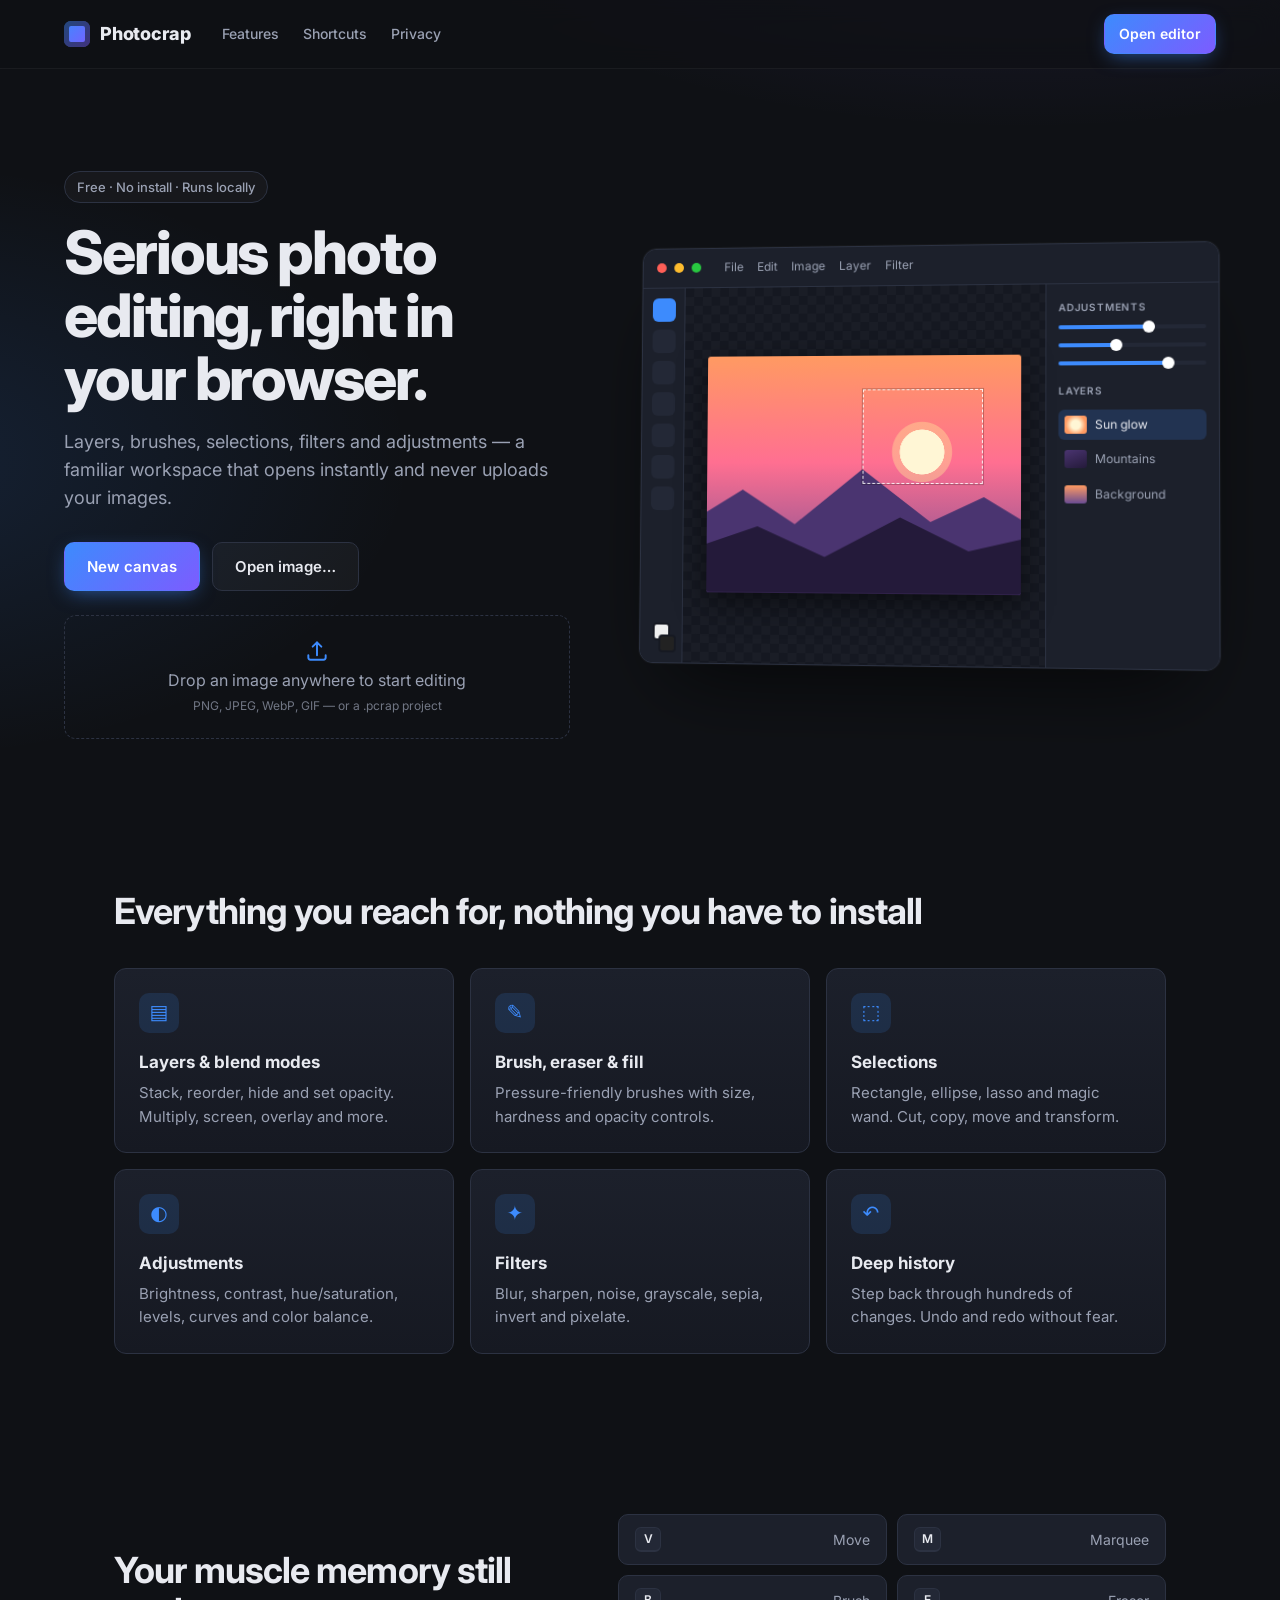
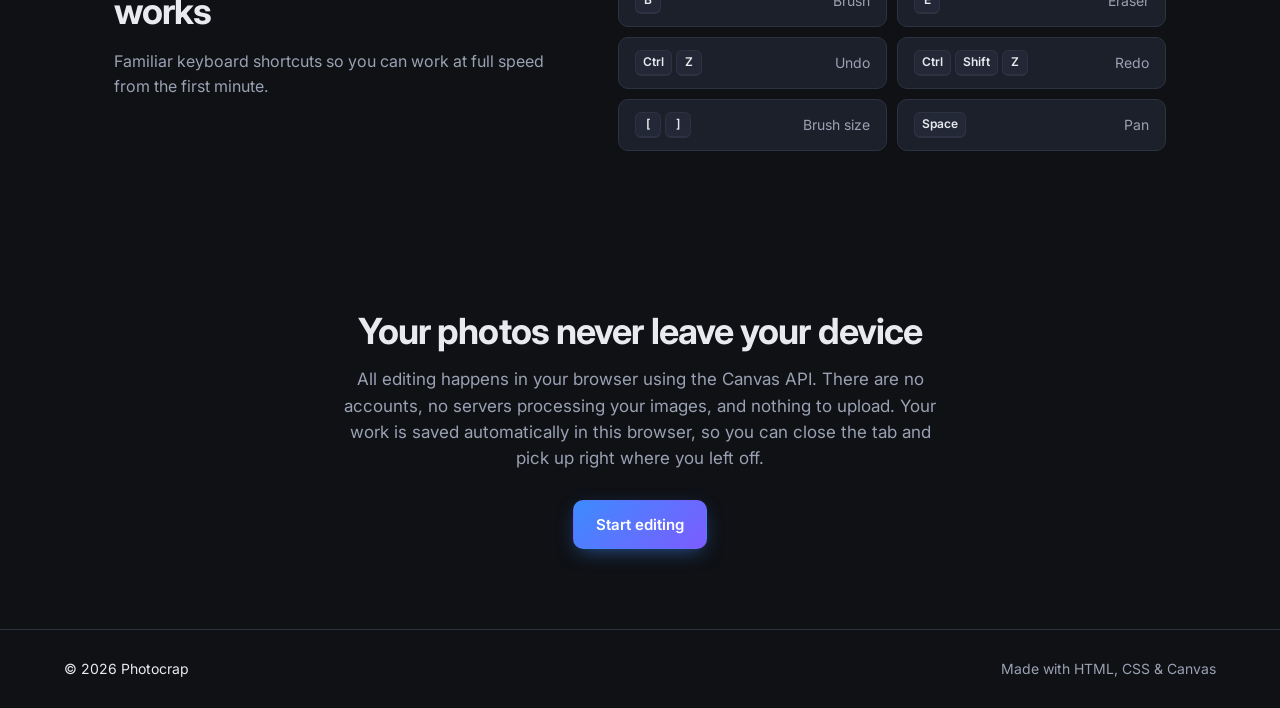
<file: index.html>
<!doctype html>
<html lang="en">
<head>
  <meta charset="utf-8">
  <meta name="viewport" content="width=device-width, initial-scale=1">
  <title>Photocrap — Photo editing in your browser</title>
  <meta name="description" content="A free, layer-based photo editor that runs entirely in your browser. No installs, no uploads.">
  <link rel="preconnect" href="https://fonts.googleapis.com">
  <link rel="preconnect" href="https://fonts.gstatic.com" crossorigin>
  <link href="https://fonts.googleapis.com/css2?family=Inter:wght@400;500;600;700;800&display=swap" rel="stylesheet">
  <link rel="stylesheet" href="css/tokens.css">
  <link rel="stylesheet" href="css/home.css">
</head>
<body>
  <header class="nav">
    <a class="brand" href="index.html">
      <span class="brand-mark" aria-hidden="true"></span>
      Photocrap
    </a>
    <nav class="nav-links">
      <a href="#features">Features</a>
      <a href="#shortcuts">Shortcuts</a>
      <a href="#privacy">Privacy</a>
    </nav>
    <a class="btn btn-primary btn-sm" href="editor.html">Open editor</a>
  </header>

  <main>
    <section class="hero">
      <div class="hero-copy">
        <p class="eyebrow">Free · No install · Runs locally</p>
        <h1>Serious photo editing, right in your browser.</h1>
        <p class="lede">Layers, brushes, selections, filters and adjustments — a familiar workspace that opens instantly and never uploads your images.</p>

        <a id="resume" class="resume" href="editor.html?resume=1" hidden>
          <img id="resume-thumb" alt="">
          <span class="resume-text">
            <strong>Continue where you left off</strong>
            <span id="resume-meta"></span>
          </span>
          <span class="resume-arrow" aria-hidden="true">→</span>
        </a>

        <div class="cta-row">
          <a class="btn btn-primary" href="editor.html?new=1">New canvas</a>
          <label class="btn btn-ghost" for="file-input">Open image…</label>
          <input id="file-input" type="file" accept="image/*,.pcrap" hidden>
        </div>

        <div id="dropzone" class="dropzone" tabindex="0">
          <svg viewBox="0 0 24 24" aria-hidden="true"><path d="M12 16V4m0 0-4 4m4-4 4 4M4 16v2a2 2 0 0 0 2 2h12a2 2 0 0 0 2-2v-2" fill="none" stroke="currentColor" stroke-width="1.8" stroke-linecap="round" stroke-linejoin="round"/></svg>
          <span>Drop an image anywhere to start editing</span>
          <small>PNG, JPEG, WebP, GIF — or a .pcrap project</small>
        </div>
      </div>

      <!-- Static mock of the editor workspace -->
      <div class="mock" aria-hidden="true">
        <div class="mock-menubar">
          <span class="dot r"></span><span class="dot y"></span><span class="dot g"></span>
          <span class="menu">File</span><span class="menu">Edit</span><span class="menu">Image</span><span class="menu">Layer</span><span class="menu">Filter</span>
        </div>
        <div class="mock-body">
          <div class="mock-tools">
            <i class="t active"></i><i class="t"></i><i class="t"></i><i class="t"></i><i class="t"></i><i class="t"></i><i class="t"></i>
            <i class="swatch fg"></i><i class="swatch bg"></i>
          </div>
          <div class="mock-canvas">
            <div class="photo">
              <div class="sun"></div>
              <div class="mtn back"></div>
              <div class="mtn front"></div>
              <div class="marquee"></div>
            </div>
          </div>
          <div class="mock-panels">
            <div class="panel-title">Adjustments</div>
            <div class="slider"><span style="--v:62%"></span></div>
            <div class="slider"><span style="--v:40%"></span></div>
            <div class="slider"><span style="--v:75%"></span></div>
            <div class="panel-title">Layers</div>
            <div class="layer active"><i class="thumb a"></i>Sun glow</div>
            <div class="layer"><i class="thumb b"></i>Mountains</div>
            <div class="layer"><i class="thumb c"></i>Background</div>
          </div>
        </div>
      </div>
    </section>

    <section id="features" class="section">
      <h2>Everything you reach for, nothing you have to install</h2>
      <div class="features">
        <article class="feature">
          <div class="icon">▤</div>
          <h3>Layers & blend modes</h3>
          <p>Stack, reorder, hide and set opacity. Multiply, screen, overlay and more.</p>
        </article>
        <article class="feature">
          <div class="icon">✎</div>
          <h3>Brush, eraser & fill</h3>
          <p>Pressure-friendly brushes with size, hardness and opacity controls.</p>
        </article>
        <article class="feature">
          <div class="icon">⬚</div>
          <h3>Selections</h3>
          <p>Rectangle, ellipse, lasso and magic wand. Cut, copy, move and transform.</p>
        </article>
        <article class="feature">
          <div class="icon">◐</div>
          <h3>Adjustments</h3>
          <p>Brightness, contrast, hue/saturation, levels, curves and color balance.</p>
        </article>
        <article class="feature">
          <div class="icon">✦</div>
          <h3>Filters</h3>
          <p>Blur, sharpen, noise, grayscale, sepia, invert and pixelate.</p>
        </article>
        <article class="feature">
          <div class="icon">↶</div>
          <h3>Deep history</h3>
          <p>Step back through hundreds of changes. Undo and redo without fear.</p>
        </article>
      </div>
    </section>

    <section id="shortcuts" class="section split">
      <div>
        <h2>Your muscle memory still works</h2>
        <p class="muted">Familiar keyboard shortcuts so you can work at full speed from the first minute.</p>
      </div>
      <dl class="keys">
        <div><dt><kbd>V</kbd></dt><dd>Move</dd></div>
        <div><dt><kbd>M</kbd></dt><dd>Marquee</dd></div>
        <div><dt><kbd>B</kbd></dt><dd>Brush</dd></div>
        <div><dt><kbd>E</kbd></dt><dd>Eraser</dd></div>
        <div><dt><kbd>Ctrl</kbd><kbd>Z</kbd></dt><dd>Undo</dd></div>
        <div><dt><kbd>Ctrl</kbd><kbd>Shift</kbd><kbd>Z</kbd></dt><dd>Redo</dd></div>
        <div><dt><kbd>[</kbd> <kbd>]</kbd></dt><dd>Brush size</dd></div>
        <div><dt><kbd>Space</kbd></dt><dd>Pan</dd></div>
      </dl>
    </section>

    <section id="privacy" class="section privacy">
      <h2>Your photos never leave your device</h2>
      <p class="muted">All editing happens in your browser using the Canvas API. There are no accounts, no servers processing your images, and nothing to upload. Your work is saved automatically in this browser, so you can close the tab and pick up right where you left off.</p>
      <a class="btn btn-primary" href="editor.html">Start editing</a>
    </section>
  </main>

  <footer class="footer">
    <span>© <span id="year"></span> Photocrap</span>
    <span class="muted">Made with HTML, CSS & Canvas</span>
  </footer>

  <div id="drop-overlay" class="drop-overlay" hidden>Drop to open in the editor</div>

  <script type="module" src="js/home.js"></script>
</body>
</html>
</file>
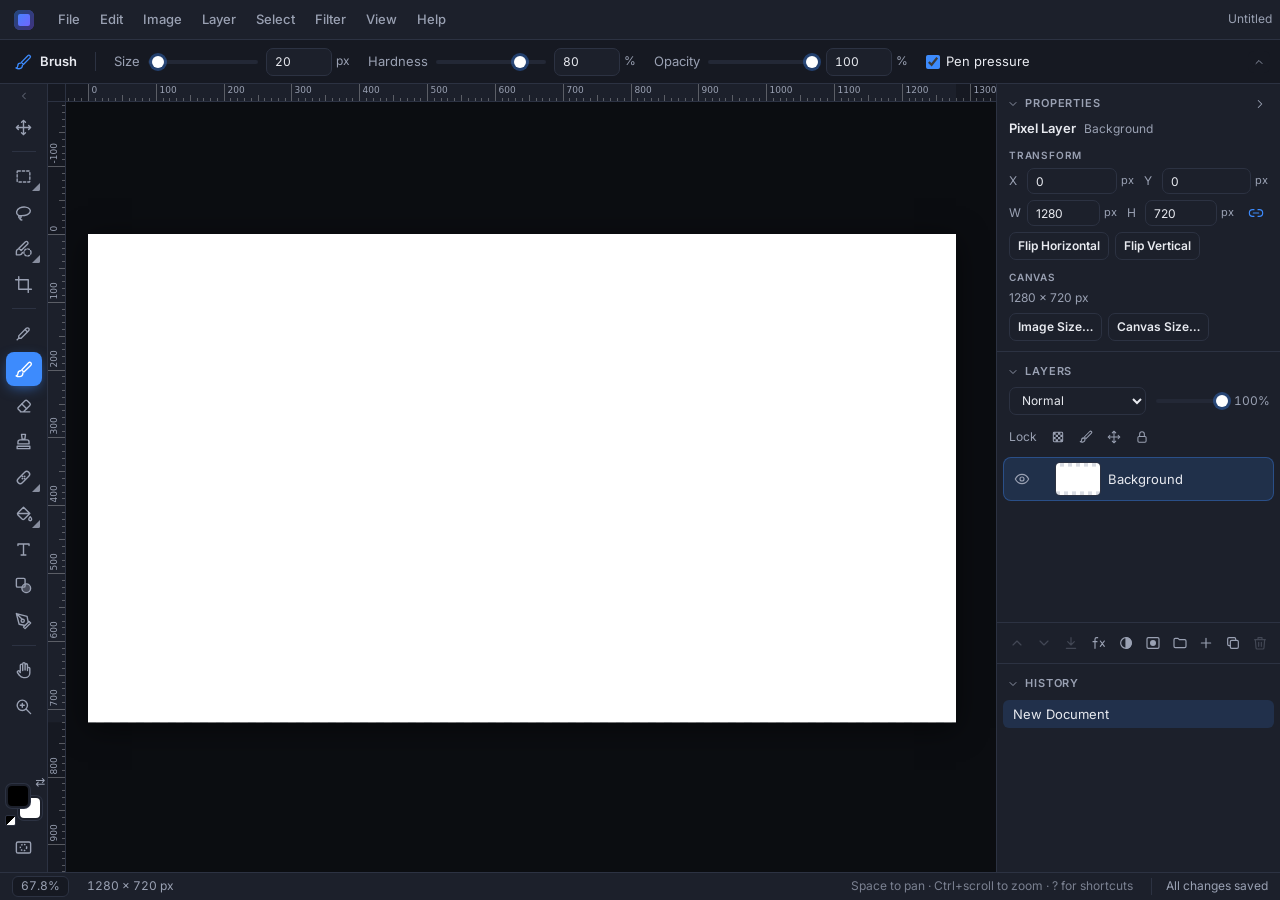
<file: editor.html>
<!doctype html>
<html lang="en">
<head>
  <meta charset="utf-8">
  <meta name="viewport" content="width=device-width, initial-scale=1">
  <title>Photocrap Editor</title>
  <link rel="preconnect" href="https://fonts.googleapis.com">
  <link rel="preconnect" href="https://fonts.gstatic.com" crossorigin>
  <link href="https://fonts.googleapis.com/css2?family=Inter:wght@400;500;600;700;800&display=swap" rel="stylesheet">
  <link rel="stylesheet" href="css/tokens.css">
  <link rel="stylesheet" href="css/editor.css">
</head>
<body class="editor">
  <div class="app">
  <header class="menubar">
    <a class="brand" href="index.html" title="Photocrap home"><span class="brand-mark" aria-hidden="true"></span></a>
    <nav class="menus" id="menus" aria-label="Menu"></nav>
    <div class="menubar-right">
      <span class="doc-name" id="doc-name"></span>
      <button class="icon-btn panels-toggle" id="toggle-panels" type="button" title="Toggle panels" aria-label="Toggle panels">
        <svg viewBox="0 0 24 24" fill="none" stroke="currentColor" stroke-width="1.75" stroke-linecap="round" stroke-linejoin="round"><rect x="3" y="4" width="18" height="16" rx="2"/><path d="M15 4v16"/></svg>
      </button>
    </div>
  </header>

  <div class="optionsbar" id="optionsbar"></div>

  <div class="main">
    <aside class="toolbar" id="toolbar" aria-label="Tools"></aside>
    <div class="workspace" id="workspace">
      <canvas id="view"></canvas>
    </div>
    <aside class="panels" id="panels">
      <section class="panel panel-properties" id="properties-panel" aria-label="Properties"></section>
      <section class="panel panel-layers" id="layers-panel" aria-label="Layers"></section>
      <section class="panel panel-history" id="history-panel" aria-label="History"></section>
    </aside>
  </div>

  <footer class="statusbar" id="statusbar"></footer>
  </div>

  <div class="toasts" id="toasts" aria-live="polite"></div>

  <script type="module" src="js/editor/main.js"></script>
</body>
</html>
</file>
<file: css/tokens.css>
/* Design tokens shared by every Photocrap page. */
:root {
  --bg: #0f1115;
  --bg-2: #161922;
  --panel: #1c202b;
  --panel-2: #232836;
  --border: #2c3242;
  --text: #e8eaf0;
  --muted: #9aa1b3;
  --accent: #3d8bfd;
  --accent-2: #7c5cff;
  --workspace: #0b0d11;
  --radius: 12px;
  font-family: "Inter", system-ui, -apple-system, "Segoe UI", sans-serif;
  color-scheme: dark;
}

* { box-sizing: border-box; }

[hidden] { display: none !important; }
</file>
<file: css/home.css>
html { scroll-behavior: smooth; }

body {
  margin: 0;
  background:
    radial-gradient(1200px 600px at 80% -10%, rgba(124, 92, 255, .18), transparent 60%),
    radial-gradient(900px 500px at -10% 20%, rgba(61, 139, 253, .14), transparent 60%),
    var(--bg);
  color: var(--text);
  line-height: 1.55;
  -webkit-font-smoothing: antialiased;
}

a { color: inherit; text-decoration: none; }

.muted { color: var(--muted); }

/* ---------- Nav ---------- */
.nav {
  position: sticky;
  top: 0;
  z-index: 10;
  display: flex;
  align-items: center;
  gap: 32px;
  padding: 14px clamp(16px, 5vw, 64px);
  background: rgba(15, 17, 21, .75);
  backdrop-filter: blur(12px);
  border-bottom: 1px solid rgba(255, 255, 255, .05);
}

.brand {
  display: flex;
  align-items: center;
  gap: 10px;
  font-weight: 800;
  font-size: 18px;
  letter-spacing: -.01em;
}

.brand-mark {
  width: 26px;
  height: 26px;
  border-radius: 7px;
  background: linear-gradient(135deg, var(--accent), var(--accent-2));
  box-shadow: inset 0 0 0 5px rgba(15, 17, 21, .55);
}

.nav-links { display: flex; gap: 24px; margin-right: auto; }
.nav-links a { color: var(--muted); font-size: 14px; font-weight: 500; }
.nav-links a:hover { color: var(--text); }

/* ---------- Buttons ---------- */
.btn {
  display: inline-flex;
  align-items: center;
  justify-content: center;
  padding: 12px 22px;
  border-radius: 10px;
  font: inherit;
  font-weight: 600;
  font-size: 15px;
  cursor: pointer;
  border: 1px solid transparent;
  transition: transform .12s ease, background .15s ease, border-color .15s ease;
}
.btn:active { transform: translateY(1px); }
.btn-sm { padding: 8px 14px; font-size: 14px; }

.btn-primary {
  background: linear-gradient(135deg, var(--accent), var(--accent-2));
  color: #fff;
  box-shadow: 0 6px 20px -6px rgba(61, 139, 253, .6);
}
.btn-primary:hover { filter: brightness(1.08); }

.btn-ghost {
  background: rgba(255, 255, 255, .04);
  border-color: var(--border);
  color: var(--text);
}
.btn-ghost:hover { background: rgba(255, 255, 255, .08); }

/* ---------- Hero ---------- */
.hero {
  display: grid;
  grid-template-columns: minmax(0, 1fr) minmax(0, 1.15fr);
  gap: clamp(32px, 5vw, 72px);
  align-items: center;
  padding: clamp(48px, 8vw, 110px) clamp(16px, 5vw, 64px) 72px;
  max-width: 1320px;
  margin: 0 auto;
}

.eyebrow {
  display: inline-block;
  margin: 0 0 18px;
  padding: 5px 12px;
  border-radius: 999px;
  border: 1px solid var(--border);
  background: rgba(255, 255, 255, .03);
  color: var(--muted);
  font-size: 13px;
  font-weight: 500;
}

h1 {
  margin: 0 0 18px;
  font-size: clamp(36px, 5vw, 60px);
  line-height: 1.05;
  letter-spacing: -.035em;
  font-weight: 800;
  text-wrap: balance;
}

.lede {
  margin: 0 0 30px;
  max-width: 34em;
  color: var(--muted);
  font-size: 18px;
}

.cta-row { display: flex; flex-wrap: wrap; gap: 12px; margin-bottom: 24px; }

.resume {
  display: flex;
  align-items: center;
  gap: 14px;
  max-width: 460px;
  margin-bottom: 22px;
  padding: 10px 16px 10px 10px;
  border: 1px solid var(--border);
  border-radius: var(--radius);
  background: linear-gradient(180deg, var(--panel), var(--bg-2));
  transition: border-color .15s ease, transform .15s ease;
}
.resume:hover { border-color: var(--accent); transform: translateY(-1px); }
.resume img {
  flex: none;
  width: 72px; height: 54px;
  border-radius: 7px;
  object-fit: cover;
  background: var(--panel-2);
}
.resume-text { display: grid; gap: 2px; min-width: 0; }
.resume-text strong { font-size: 15px; }
.resume-text span { color: var(--muted); font-size: 13px; white-space: nowrap; overflow: hidden; text-overflow: ellipsis; }
.resume-arrow { margin-left: auto; color: var(--accent); font-size: 20px; }

.dropzone {
  display: grid;
  justify-items: center;
  gap: 4px;
  padding: 22px;
  border: 1.5px dashed var(--border);
  border-radius: var(--radius);
  color: var(--muted);
  text-align: center;
  cursor: pointer;
  transition: border-color .15s ease, background .15s ease;
}
.dropzone svg { width: 26px; height: 26px; color: var(--accent); }
.dropzone small { font-size: 12px; opacity: .7; }
.dropzone:hover, .dropzone:focus-visible {
  border-color: var(--accent);
  background: rgba(61, 139, 253, .05);
  outline: none;
}

/* ---------- Editor mock ---------- */
.mock {
  border-radius: 14px;
  overflow: hidden;
  background: var(--bg-2);
  border: 1px solid var(--border);
  box-shadow: 0 40px 80px -30px rgba(0, 0, 0, .7), 0 0 0 1px rgba(255, 255, 255, .03);
  transform: perspective(1600px) rotateY(-6deg) rotateX(2deg);
}

.mock-menubar {
  display: flex;
  align-items: center;
  gap: 14px;
  padding: 10px 14px;
  background: var(--panel);
  border-bottom: 1px solid var(--border);
  font-size: 12px;
  color: var(--muted);
}
.dot { width: 10px; height: 10px; border-radius: 50%; margin-right: -6px; }
.dot.r { background: #ff5f57; } .dot.y { background: #febc2e; } .dot.g { background: #28c840; margin-right: 10px; }

.mock-body {
  display: grid;
  grid-template-columns: 44px 1fr 170px;
  height: 380px;
}

.mock-tools {
  display: flex;
  flex-direction: column;
  align-items: center;
  gap: 8px;
  padding: 10px 0;
  background: var(--panel);
  border-right: 1px solid var(--border);
}
.mock-tools .t { width: 24px; height: 24px; border-radius: 6px; background: var(--panel-2); }
.mock-tools .t.active { background: var(--accent); }
.mock-tools .swatch { width: 18px; height: 18px; border-radius: 4px; border: 2px solid var(--bg-2); }
.mock-tools .fg { margin-top: auto; background: #f0f0f0; }
.mock-tools .bg { background: #222; margin-top: -14px; margin-left: 12px; }

.mock-canvas {
  display: grid;
  place-items: center;
  padding: 24px;
  background:
    repeating-conic-gradient(#1a1d26 0% 25%, #151821 0% 50%) 0 0 / 18px 18px;
}

.photo {
  position: relative;
  width: 100%;
  aspect-ratio: 4 / 3;
  border-radius: 3px;
  overflow: hidden;
  background: linear-gradient(180deg, #ff9a62 0%, #ff6f91 45%, #6a4c93 100%);
  box-shadow: 0 10px 30px rgba(0, 0, 0, .5);
}
.sun {
  position: absolute;
  left: 58%; top: 26%;
  width: 22%; aspect-ratio: 1;
  border-radius: 50%;
  background: radial-gradient(circle, #fff6d5 0 45%, rgba(255, 220, 150, .45) 46% 60%, transparent 62%);
}
.mtn { position: absolute; left: -10%; right: -10%; bottom: 0; }
.mtn.back {
  height: 58%;
  background: #4a3470;
  clip-path: polygon(0 100%, 0 55%, 18% 25%, 32% 50%, 50% 10%, 68% 48%, 82% 30%, 100% 60%, 100% 100%);
}
.mtn.front {
  height: 40%;
  background: #241a3a;
  clip-path: polygon(0 100%, 0 60%, 22% 30%, 40% 62%, 60% 20%, 78% 55%, 100% 35%, 100% 100%);
}
.marquee {
  position: absolute;
  left: 50%; top: 14%;
  width: 38%; height: 40%;
  border: 1.5px dashed rgba(255, 255, 255, .9);
  animation: ants 1s linear infinite;
  box-shadow: 0 0 0 1px rgba(0, 0, 0, .25);
}
@keyframes ants { 50% { border-color: rgba(0, 0, 0, .6); } }

.mock-panels {
  padding: 12px;
  background: var(--panel);
  border-left: 1px solid var(--border);
  font-size: 12px;
}
.panel-title {
  margin: 4px 0 10px;
  color: var(--muted);
  font-size: 10px;
  font-weight: 600;
  text-transform: uppercase;
  letter-spacing: .08em;
}
.panel-title:not(:first-child) { margin-top: 18px; }
.slider { height: 4px; margin-bottom: 14px; border-radius: 2px; background: var(--panel-2); }
.slider span {
  display: block;
  position: relative;
  width: var(--v);
  height: 100%;
  border-radius: inherit;
  background: var(--accent);
}
.slider span::after {
  content: "";
  position: absolute;
  right: -5px; top: -4px;
  width: 12px; height: 12px;
  border-radius: 50%;
  background: #fff;
}
.layer {
  display: flex;
  align-items: center;
  gap: 8px;
  padding: 6px;
  margin-bottom: 4px;
  border-radius: 6px;
  color: var(--muted);
}
.layer.active { background: rgba(61, 139, 253, .18); color: var(--text); }
.thumb { width: 22px; height: 18px; border-radius: 3px; flex: none; }
.thumb.a { background: radial-gradient(circle, #fff6d5 30%, #ff9a62 70%); }
.thumb.b { background: linear-gradient(160deg, #4a3470, #241a3a); }
.thumb.c { background: linear-gradient(180deg, #ff9a62, #6a4c93); }

/* ---------- Sections ---------- */
.section {
  max-width: 1180px;
  margin: 0 auto;
  padding: 80px clamp(16px, 5vw, 64px);
}

h2 {
  margin: 0 0 14px;
  font-size: clamp(26px, 3vw, 36px);
  letter-spacing: -.025em;
  line-height: 1.15;
}

.features {
  display: grid;
  grid-template-columns: repeat(auto-fill, minmax(280px, 1fr));
  gap: 16px;
  margin-top: 36px;
}
.feature {
  padding: 24px;
  border-radius: var(--radius);
  background: linear-gradient(180deg, var(--panel), var(--bg-2));
  border: 1px solid var(--border);
  transition: border-color .15s ease, transform .15s ease;
}
.feature:hover { border-color: #3a4258; transform: translateY(-2px); }
.feature .icon {
  display: grid;
  place-items: center;
  width: 40px; height: 40px;
  margin-bottom: 16px;
  border-radius: 10px;
  background: rgba(61, 139, 253, .14);
  color: var(--accent);
  font-size: 20px;
}
.feature h3 { margin: 0 0 6px; font-size: 17px; }
.feature p { margin: 0; color: var(--muted); font-size: 15px; }

.split {
  display: grid;
  grid-template-columns: 1fr 1.2fr;
  gap: 48px;
  align-items: center;
}

.keys {
  display: grid;
  grid-template-columns: repeat(2, 1fr);
  gap: 10px;
  margin: 0;
}
.keys > div {
  display: flex;
  align-items: center;
  justify-content: space-between;
  padding: 12px 16px;
  border-radius: 10px;
  background: var(--panel);
  border: 1px solid var(--border);
}
.keys dt { display: flex; gap: 4px; }
.keys dd { margin: 0; color: var(--muted); font-size: 14px; }
kbd {
  min-width: 26px;
  padding: 3px 7px;
  border-radius: 6px;
  background: var(--panel-2);
  border: 1px solid var(--border);
  border-bottom-width: 2px;
  font: 600 12px/1.4 "Inter", sans-serif;
  text-align: center;
}

.privacy {
  text-align: center;
  max-width: 720px;
}
.privacy p { margin: 0 auto 28px; font-size: 17px; }

.footer {
  display: flex;
  justify-content: space-between;
  flex-wrap: wrap;
  gap: 12px;
  padding: 28px clamp(16px, 5vw, 64px);
  border-top: 1px solid var(--border);
  font-size: 14px;
}

/* ---------- Full-page drop overlay ---------- */
.drop-overlay {
  position: fixed;
  inset: 0;
  z-index: 100;
  display: grid;
  place-items: center;
  background: rgba(15, 17, 21, .85);
  border: 3px dashed var(--accent);
  font-size: 24px;
  font-weight: 700;
}
.drop-overlay[hidden] { display: none; }

/* ---------- Responsive ---------- */
@media (max-width: 960px) {
  .hero, .split { grid-template-columns: 1fr; }
  .mock { transform: none; }
}

@media (max-width: 640px) {
  .nav { gap: 16px; }
  .nav-links { display: none; }
  .brand { margin-right: auto; }
  .mock-body { grid-template-columns: 36px 1fr; height: 260px; }
  .mock-panels { display: none; }
  .keys { grid-template-columns: 1fr; }
}
</file>
<file: css/editor.css>
html, body.editor { height: 100%; overflow: hidden; }

body.editor {
  margin: 0;
  overflow: hidden;
  background: var(--bg);
  color: var(--text);
  font-size: 13px;
  line-height: 1.4;
  user-select: none;
  -webkit-user-select: none;
  -webkit-font-smoothing: antialiased;
}

/* The editor fills the window on its own layer rather than laying out
   <body> directly: browser extensions often inject elements into <body>,
   and those would otherwise take a grid row and shove everything down. */
.app {
  position: fixed;
  inset: 0;
  display: grid;
  grid-template-rows: 40px var(--options-h, 44px) minmax(0, 1fr) 28px;
  overflow: hidden;
}
.app > .menubar { grid-row: 1; }
.app > .optionsbar { grid-row: 2; }
.app > .main { grid-row: 3; }
.app > .statusbar { grid-row: 4; }

button { font: inherit; color: inherit; }
svg { display: block; }
.spacer { flex: 1; }

/* ---------- Form controls ---------- */
input[type="number"], input[type="text"], select {
  height: 28px;
  padding: 0 8px;
  border: 1px solid var(--border);
  border-radius: 7px;
  background: var(--panel);
  color: var(--text);
  font: inherit;
  font-size: 12px;
}
input[type="number"]:focus, input[type="text"]:focus, select:focus {
  outline: none;
  border-color: var(--accent);
  box-shadow: 0 0 0 3px rgba(61, 139, 253, .2);
}
input.num { width: 58px; padding-right: 2px; font-variant-numeric: tabular-nums; }
input[type="checkbox"] { accent-color: var(--accent); width: 14px; height: 14px; margin: 0; }

input[type="range"] {
  -webkit-appearance: none;
  appearance: none;
  height: 16px;
  margin: 0;
  background: transparent;
  cursor: pointer;
}
input[type="range"]::-webkit-slider-runnable-track { height: 4px; border-radius: 2px; background: var(--panel-2); }
input[type="range"]::-moz-range-track { height: 4px; border-radius: 2px; background: var(--panel-2); }
input[type="range"]::-moz-range-progress { height: 4px; border-radius: 2px; background: var(--accent); }
input[type="range"]::-webkit-slider-thumb {
  -webkit-appearance: none;
  width: 12px; height: 12px;
  margin-top: -4px;
  border-radius: 50%;
  background: #fff;
  box-shadow: 0 0 0 3px rgba(61, 139, 253, .35);
}
input[type="range"]::-moz-range-thumb {
  width: 12px; height: 12px;
  border: 0;
  border-radius: 50%;
  background: #fff;
  box-shadow: 0 0 0 3px rgba(61, 139, 253, .35);
}
input[type="range"]:focus { outline: none; }
input[type="range"]:focus-visible::-webkit-slider-thumb { box-shadow: 0 0 0 4px rgba(61, 139, 253, .6); }

.num-wrap { display: inline-flex; align-items: center; gap: 4px; }
.unit { color: var(--muted); font-size: 12px; }

.btn-s {
  height: 28px;
  padding: 0 12px;
  border: 1px solid var(--border);
  border-radius: 7px;
  background: var(--panel);
  font-weight: 600;
  font-size: 12px;
  cursor: pointer;
  white-space: nowrap;
}
.btn-s:hover { background: var(--panel-2); }
.btn-s.primary {
  border-color: transparent;
  background: linear-gradient(135deg, var(--accent), var(--accent-2));
  color: #fff;
}
.btn-s.primary:hover { filter: brightness(1.08); }

.icon-btn {
  display: grid;
  place-items: center;
  width: 28px; height: 28px;
  padding: 0;
  border: 0;
  border-radius: 7px;
  background: none;
  color: var(--muted);
  cursor: pointer;
}
.icon-btn svg { width: 16px; height: 16px; }
.icon-btn:hover { background: var(--panel-2); color: var(--text); }
.icon-btn:disabled { opacity: .3; pointer-events: none; }

/* ---------- Menubar ---------- */
.menubar {
  display: flex;
  align-items: center;
  gap: 4px;
  padding: 0 8px;
  background: var(--panel);
  border-bottom: 1px solid var(--border);
  min-width: 0;
}
.brand { display: grid; place-items: center; width: 32px; height: 32px; margin-right: 4px; border-radius: 8px; flex: none; }
.brand:hover { background: var(--panel-2); }
.brand-mark {
  width: 20px; height: 20px;
  border-radius: 6px;
  background: linear-gradient(135deg, var(--accent), var(--accent-2));
  box-shadow: inset 0 0 0 4px rgba(15, 17, 21, .55);
}
.menus { display: flex; min-width: 0; overflow-x: auto; scrollbar-width: none; }
.menu-title {
  padding: 5px 10px;
  border: 0;
  border-radius: 6px;
  background: none;
  color: var(--muted);
  font-weight: 500;
  cursor: default;
  white-space: nowrap;
}
.menu-title:hover, .menu.open .menu-title { background: var(--panel-2); color: var(--text); }
.menu-dropdown {
  display: none;
  position: fixed;
  z-index: 60;
  min-width: 260px;
  max-height: calc(100vh - 60px);
  overflow-y: auto;
  padding: 6px;
  background: var(--panel);
  border: 1px solid var(--border);
  border-radius: 10px;
  box-shadow: 0 18px 48px rgba(0, 0, 0, .55);
}
.menu.open .menu-dropdown { display: block; }
.menu-item {
  display: flex;
  justify-content: space-between;
  gap: 28px;
  width: 100%;
  padding: 6px 10px;
  border: 0;
  border-radius: 6px;
  background: none;
  text-align: left;
  cursor: default;
}
.menu-item:hover:not(:disabled) { background: var(--accent); color: #fff; }
.menu-item:disabled { opacity: .38; }
.menu-item .shortcut { color: var(--muted); font-size: 12px; }
.menu-item:hover:not(:disabled) .shortcut { color: rgba(255, 255, 255, .8); }
.menu-sep { height: 1px; margin: 5px 6px; background: var(--border); }
.menu-heading {
  padding: 6px 10px 3px;
  color: var(--muted);
  font-size: 10px;
  font-weight: 600;
  letter-spacing: .08em;
  text-transform: uppercase;
}
.menubar-right { display: flex; align-items: center; gap: 8px; margin-left: auto; padding-left: 12px; min-width: 0; }
.doc-name { color: var(--muted); font-size: 12px; white-space: nowrap; overflow: hidden; text-overflow: ellipsis; }
.panels-toggle { display: none; }

/* ---------- Options bar ---------- */
.optionsbar {
  display: flex;
  align-items: center;
  gap: 18px;
  padding: 0 14px;
  background: var(--bg-2);
  border-bottom: 1px solid var(--border);
  overflow-x: auto;
  white-space: nowrap;
  scrollbar-width: thin;
}
.opt-tool {
  display: flex;
  align-items: center;
  gap: 8px;
  padding-right: 18px;
  border-right: 1px solid var(--border);
  font-weight: 600;
  flex: none;
}
.opt-tool svg { width: 18px; height: 18px; color: var(--accent); }
.opt { display: flex; align-items: center; gap: 8px; color: var(--muted); flex: none; }
.opt input[type="range"] { width: 110px; }
.opt input.num { width: 66px; }
.opt-check { color: var(--text); gap: 6px; cursor: pointer; }
.opt-hint { color: var(--muted); font-size: 12px; opacity: .8; }
.segmented {
  display: flex;
  padding: 2px;
  border: 1px solid var(--border);
  border-radius: 8px;
  background: var(--panel);
  flex: none;
}
.segmented button {
  padding: 3px 10px;
  border: 0;
  border-radius: 6px;
  background: none;
  color: var(--muted);
  font-size: 12px;
  cursor: pointer;
}
.segmented button:hover { color: var(--text); }
.segmented button.on { background: var(--panel-2); color: var(--text); box-shadow: 0 1px 2px rgba(0, 0, 0, .3); }
.segmented.icons button { display: grid; place-items: center; padding: 3px 6px; }
.segmented.icons svg { width: 16px; height: 16px; }

/* ---------- Main area ---------- */
.main {
  position: relative;
  overflow: hidden;
  display: grid;
  grid-template-columns: var(--toolbar-w, 48px) minmax(0, 1fr) var(--panels-w, 284px);
  min-height: 0;
}

.toolbar {
  display: flex;
  flex-direction: column;
  align-items: center;
  gap: 2px;
  padding: 8px 0;
  background: var(--panel);
  border-right: 1px solid var(--border);
  overflow-y: auto;
  scrollbar-width: none;
}
.tool-btn {
  display: grid;
  place-items: center;
  flex: none;
  width: 36px; height: 34px;
  padding: 0;
  border: 0;
  border-radius: 8px;
  background: none;
  color: var(--muted);
  cursor: pointer;
}
.tool-btn svg { width: 19px; height: 19px; }
/* Buttons that hold more tools get a small corner triangle. */
.tool-btn { position: relative; }
.tool-btn.has-more::after {
  content: "";
  position: absolute;
  right: 2px; bottom: 2px;
  border: 4px solid transparent;
  border-right-color: currentColor;
  border-bottom-color: currentColor;
  border-bottom-right-radius: 2px;
  opacity: .85;
}
.tool-btn.has-more:hover::after { color: var(--accent); opacity: 1; }
.tool-btn.has-more.active::after { color: #fff; }
.tool-tip-more { margin: 6px 0 0; padding-top: 6px; border-top: 1px solid var(--border); color: var(--text); font-size: 12px; }
.tool-tip-more-label { color: var(--muted); }
.tool-flyout { min-width: 210px; }
.tool-flyout .menu-item { align-items: center; justify-content: flex-start; gap: 10px; }
.tool-flyout .menu-item .shortcut { margin-left: auto; }
.tool-flyout .menu-item.current { color: var(--accent); }
.flyout-icon { display: grid; }
.flyout-icon svg { width: 17px; height: 17px; }
.tool-btn:hover { background: var(--panel-2); color: var(--text); }
.tool-btn.active {
  background: var(--accent);
  color: #fff;
  box-shadow: 0 4px 14px -4px rgba(61, 139, 253, .75);
}
.tool-sep { flex: none; width: 24px; height: 1px; margin: 5px 0; background: var(--border); }

.swatches { position: relative; flex: none; width: 40px; height: 50px; margin-top: auto; padding-top: 10px; }
.quick-mask-btn { margin-top: 2px; }
.quick-mask-btn.active { background: rgba(235, 60, 60, .85); color: #fff; box-shadow: none; }
.swatch {
  position: absolute;
  width: 24px; height: 24px;
  padding: 0;
  border: 2px solid var(--panel);
  border-radius: 6px;
  box-shadow: 0 0 0 1px var(--border);
  cursor: pointer;
}
.swatch.fg { left: 2px; top: 8px; z-index: 1; }
.swatch.bg { left: 14px; top: 20px; }
.swatch-mini {
  position: absolute;
  padding: 0;
  border: 0;
  background: none;
  color: var(--muted);
  cursor: pointer;
}
.swatch-mini:hover { color: var(--text); }
.swatch-mini.swap { right: -2px; top: 0; font-size: 12px; line-height: 1; }
.swatch-mini.reset {
  left: 1px; bottom: 0;
  width: 11px; height: 11px;
  background: linear-gradient(135deg, #000 0 50%, #fff 50%);
  border: 1px solid var(--border);
  border-radius: 2px;
}
.color-input { position: absolute; left: 0; bottom: 0; width: 0; height: 0; padding: 0; border: 0; opacity: 0; pointer-events: none; }

.workspace { position: relative; overflow: hidden; background: var(--workspace); }
#view { position: absolute; inset: 0; width: 100%; height: 100%; display: block; touch-action: none; }

.text-editor {
  position: absolute;
  z-index: 5;
  min-width: 8px;
  margin: 0;
  padding: 0;
  border: 0;
  outline: 1px dashed rgba(61, 139, 253, .9);
  outline-offset: 2px;
  background: transparent;
  resize: none;
  overflow: hidden;
  white-space: pre;
  caret-color: var(--accent);
}

.drop-hint {
  position: absolute;
  inset: 14px;
  z-index: 6;
  display: grid;
  place-items: center;
  border: 2px dashed var(--accent);
  border-radius: 14px;
  background: rgba(61, 139, 253, .08);
  font-size: 18px;
  font-weight: 700;
  pointer-events: none;
}

/* ---------- Panels ---------- */
.panels {
  display: flex;
  flex-direction: column;
  min-height: 0;
  background: var(--panel);
  border-left: 1px solid var(--border);
}
.panel { display: flex; flex-direction: column; min-height: 0; }
.panel-layers { flex: 3 1 0; }
.panel-history { flex: 2 1 0; }

/* Drag handles: the column's left edge (width) and the Layers/History divider. */
.panels { position: relative; }
.panels-resizer {
  position: absolute;
  top: 0; bottom: 0; left: -3px;
  z-index: 5;
  width: 6px;
  cursor: ew-resize;
  touch-action: none;
}
.panel-divider {
  flex: none;
  position: relative;
  height: 1px;
  background: var(--border);
  cursor: ns-resize;
  touch-action: none;
}
.panel-divider::before { content: ""; position: absolute; inset: -4px 0; } /* bigger hit area */
.panels-resizer:hover, .panels-resizer.dragging,
.panel-divider:hover, .panel-divider.dragging { background: var(--accent); }
.panels-resizer:hover, .panels-resizer.dragging { box-shadow: inset 2px 0 0 var(--accent); background: none; }
body.resizing-panels, body.resizing-panels * { user-select: none !important; }
body.resizing-panels.cols { cursor: ew-resize; }
body.resizing-panels.rows { cursor: ns-resize; }

/* Toolbar: drag its right edge for 2 or 3 columns of tools. */
.toolbar-resizer {
  position: absolute;
  top: 0; bottom: 0;
  left: calc(var(--toolbar-w, 48px) - 3px);
  z-index: 5;
  width: 6px;
  cursor: ew-resize;
  touch-action: none;
}
.toolbar-resizer:hover, .toolbar-resizer.dragging { box-shadow: inset 3px 0 0 var(--accent); }
.toolbar.multi {
  display: grid;
  grid-template-columns: repeat(var(--tool-cols), 36px);
  grid-auto-rows: min-content;
  justify-content: center;
  align-content: start;
  gap: 2px;
  padding: 8px 5px; /* leaves room for the 1px border */
}
.toolbar.multi .tool-sep { grid-column: 1 / -1; width: auto; margin: 5px 4px; }
.toolbar.multi .swatches { grid-column: 1 / -1; justify-self: center; margin-top: 6px; }
.toolbar.multi .quick-mask-btn { grid-column: 1 / -1; justify-self: center; }

/* Toolbar fold button (top) and the folded strip. */
.toolbar-toggle {
  display: grid;
  place-items: center;
  flex: none;
  width: 36px; height: 16px;
  margin: -4px 0 4px;
  padding: 0;
  border: 0;
  border-radius: 5px;
  background: none;
  color: var(--muted);
  opacity: .7;
  cursor: pointer;
}
.toolbar-toggle svg { width: 12px; height: 12px; transform: rotate(180deg); }
.toolbar-toggle:hover { background: var(--panel-2); color: var(--text); opacity: 1; }
.toolbar.multi .toolbar-toggle { grid-column: 1 / -1; width: auto; }
.toolbar.folded { padding: 8px 0; }
.toolbar.folded > :not(.toolbar-toggle) { display: none; }
.toolbar.folded .toolbar-toggle { width: 16px; height: 40px; margin: 0; }
.toolbar.folded .toolbar-toggle svg { transform: none; }

/* Options bar: drag its bottom edge; once there's room for a second row,
   controls wrap instead of scrolling sideways. */
.optionsbar-resizer {
  position: absolute;
  left: 0; right: 0;
  top: calc(40px + var(--options-h, 44px) - 3px);
  z-index: 25;
  height: 6px;
  cursor: ns-resize;
  touch-action: none;
}
.optionsbar-resizer:hover, .optionsbar-resizer.dragging { box-shadow: inset 0 3px 0 var(--accent); }
.optionsbar.wrap {
  flex-wrap: wrap;
  align-content: center;
  row-gap: 6px;
  padding-top: 6px;
  padding-bottom: 6px;
  overflow-x: hidden;
  overflow-y: auto;
  white-space: normal;
}
body.floating-dialog .toolbar-resizer,
body.floating-dialog .optionsbar-resizer { pointer-events: none; }

/* Options bar fold button: at the bar's right end, or the whole strip when folded. */
.optionsbar { padding-right: 44px; }
.optionsbar-toggle {
  position: absolute;
  top: calc(40px + (var(--options-h, 44px) - 22px) / 2);
  right: 10px;
  z-index: 26;
  display: grid;
  place-items: center;
  width: 22px; height: 22px;
  padding: 0;
  border: 0;
  border-radius: 6px;
  background: var(--bg-2);
  color: var(--muted);
  cursor: pointer;
}
.optionsbar-toggle svg { width: 12px; height: 12px; transform: rotate(-90deg); }
.optionsbar-toggle:hover { background: var(--panel-2); color: var(--text); }
body.options-folded .optionsbar > * { visibility: hidden; }
body.options-folded .optionsbar-toggle { top: 40px; left: 0; right: 0; width: auto; height: var(--options-h); border-radius: 0; background: none; }
body.options-folded .optionsbar-toggle:hover { background: var(--panel-2); }
body.options-folded .optionsbar-toggle svg { transform: rotate(90deg); }
body.floating-dialog .optionsbar-toggle { pointer-events: none; opacity: .45; }

/* Collapsing: a panel folds to its title; the column folds to a strip. */
.panel-head.collapsible { display: flex; align-items: center; gap: 6px; cursor: pointer; }
.panel-head.collapsible:hover { color: var(--text); }
.panel-head.collapsible:focus-visible { outline: 2px solid var(--accent); outline-offset: -2px; }
.panel-chev { display: grid; margin-left: -4px; transform: rotate(90deg); transition: transform .15s ease; }
.panel-chev svg { width: 12px; height: 12px; }
.panel.collapsed .panel-chev { transform: none; }
.panel.collapsed { flex: none !important; border-bottom: 1px solid var(--border); }
.panel.collapsed > :not(.panel-head) { display: none !important; }
.panel.collapsed .panel-head { padding-bottom: 12px; }
.panel-head-btn { width: 24px; height: 22px; margin: -4px -6px -4px auto; }
.panel-head-btn svg { width: 14px; height: 14px; }
.panels-strip { display: none; }
@media (min-width: 901px) {
  body.panels-collapsed .main { grid-template-columns: var(--toolbar-w, 48px) minmax(0, 1fr) 34px; }
  body.panels-collapsed .panels > :not(.panels-strip) { display: none; }
  body.panels-collapsed .panels-strip { display: flex; flex-direction: column; align-items: center; gap: 4px; padding: 8px 0; }
}
.strip-expand { width: 26px; height: 26px; }
.strip-expand svg { width: 14px; height: 14px; transform: rotate(180deg); }
.strip-item {
  padding: 10px 4px;
  border: 0;
  border-radius: 6px;
  background: none;
  color: var(--muted);
  font-size: 11px;
  font-weight: 600;
  letter-spacing: .08em;
  text-transform: uppercase;
  writing-mode: vertical-rl;
  cursor: pointer;
}
.strip-item:hover { background: var(--panel-2); color: var(--text); }
.panel-head {
  padding: 12px 14px 8px;
  color: var(--muted);
  font-size: 11px;
  font-weight: 600;
  letter-spacing: .08em;
  text-transform: uppercase;
}

.layer-props { display: flex; align-items: center; gap: 10px; padding: 0 12px 10px; }
.layer-props select { flex: 1; min-width: 0; }
.layer-props .opacity { display: flex; align-items: center; gap: 6px; color: var(--muted); font-size: 12px; }
.layer-props .opacity input { width: 72px; }
/* Lock buttons under blend/opacity. */
.layer-locks { display: flex; align-items: center; gap: 2px; padding: 0 12px 8px; }
.locks-label { margin-right: 6px; color: var(--muted); font-size: 12px; }
.lock-btn { width: 26px; height: 24px; }
.lock-btn svg { width: 14px; height: 14px; }
.lock-btn.on { background: rgba(61, 139, 253, .18); color: var(--accent); }
/* Clipping masks: an arrow on clipped layers, the base's name underlined. */
.clip-mark { display: grid; flex: none; width: 16px; margin: 0 -2px 0 -4px; color: var(--muted); }
.clip-mark svg { width: 14px; height: 14px; }
.layer-name.clip-base { text-decoration: underline; text-underline-offset: 3px; }
.lock-mark { display: grid; flex: none; margin-right: 4px; color: var(--muted); opacity: .55; }
.lock-mark.full { opacity: 1; }
.lock-mark svg { width: 13px; height: 13px; }
.op-val { width: 34px; text-align: right; font-variant-numeric: tabular-nums; }

.layer-list { flex: 1; margin: 0; padding: 0 6px 6px; list-style: none; overflow-y: auto; }
.layer-row {
  display: flex;
  align-items: center;
  gap: 8px;
  padding: 5px 6px;
  border: 1px solid transparent;
  border-radius: 8px;
  cursor: pointer;
}
.layer-row:hover { background: rgba(255, 255, 255, .03); }
.layer-row.active { background: rgba(61, 139, 253, .15); border-color: rgba(61, 139, 253, .35); }
.layer-row.is-hidden .layer-thumb, .layer-row.is-hidden .layer-text { opacity: .4; }
.layer-row.drop-above { box-shadow: inset 0 2px 0 var(--accent); }
.layer-row.drop-below { box-shadow: inset 0 -2px 0 var(--accent); }
.layer-row .eye { flex: none; width: 24px; height: 24px; }
.layer-thumb {
  flex: none;
  width: 44px; height: 32px;
  border-radius: 4px;
  background: repeating-conic-gradient(#d9dce3 0 25%, #fff 0 50%) 0 0 / 8px 8px;
  box-shadow: 0 0 0 1px var(--border);
}
.layer-thumb.targeted, .mask-wrap.targeted .mask-thumb {
  box-shadow: 0 0 0 2px var(--panel), 0 0 0 3.5px #fff;
}
.mask-wrap { position: relative; flex: none; display: block; line-height: 0; cursor: pointer; }
.mask-thumb { background: #fff; }
.mask-wrap.viewing .mask-thumb { box-shadow: 0 0 0 2px var(--panel), 0 0 0 3.5px var(--accent); }
/* A disabled mask gets a red cross, like Photoshop. */
.mask-wrap.disabled::before, .mask-wrap.disabled::after {
  content: "";
  position: absolute;
  left: 50%; top: 50%;
  width: 46px; height: 2px;
  background: #ff4d4d;
  transform: translate(-50%, -50%) rotate(36deg);
}
.mask-wrap.disabled::after { transform: translate(-50%, -50%) rotate(-36deg); }
.mask-badge {
  padding: 2px 8px;
  border-radius: 999px;
  background: rgba(255, 255, 255, .1);
  border: 1px solid rgba(255, 255, 255, .25);
  color: var(--text);
  font-size: 11px;
  font-weight: 600;
}
.mask-badge.quick { background: rgba(235, 60, 60, .22); border-color: rgba(235, 60, 60, .6); }
.layer-text { display: flex; flex-direction: column; min-width: 0; flex: 1; }
.layer-name { overflow: hidden; text-overflow: ellipsis; white-space: nowrap; }
.layer-name input { width: 100%; height: 24px; }
.layer-meta { color: var(--muted); font-size: 11px; }

.panel-actions {
  display: flex;
  align-items: center;
  gap: 2px;
  padding: 6px 8px;
  border-top: 1px solid var(--border);
}

.history-list { position: relative; flex: 1; margin: 0; padding: 0 6px 8px; list-style: none; overflow-y: auto; }
.history-item { padding: 5px 10px; border-radius: 6px; cursor: pointer; }
.history-item:hover { background: rgba(255, 255, 255, .04); }
.history-item.current { background: rgba(61, 139, 253, .15); color: var(--text); }
.history-item.future { color: var(--muted); opacity: .55; }

/* ---------- Status bar ---------- */
.statusbar {
  display: flex;
  align-items: center;
  gap: 18px;
  padding: 0 12px;
  background: var(--panel);
  border-top: 1px solid var(--border);
  color: var(--muted);
  font-size: 12px;
  font-variant-numeric: tabular-nums;
  white-space: nowrap;
  overflow: hidden;
}
.status-zoom {
  padding: 1px 8px;
  border: 1px solid var(--border);
  border-radius: 6px;
  background: var(--bg-2);
  cursor: pointer;
}
.status-zoom:hover { color: var(--text); }
.status-pos { min-width: 110px; }
.status-hint { margin-left: auto; opacity: .75; overflow: hidden; text-overflow: ellipsis; }
.status-saved { flex: none; padding-left: 14px; border-left: 1px solid var(--border); }
.status-saved:empty { display: none; }
.status-saved.failed { color: #ff8a80; }
.status-working { display: inline-flex; align-items: center; gap: 8px; color: var(--text); }
.spinner {
  width: 12px; height: 12px;
  border: 2px solid rgba(61, 139, 253, .3);
  border-top-color: var(--accent);
  border-radius: 50%;
  animation: spin .7s linear infinite;
}
@keyframes spin { to { transform: rotate(360deg); } }
body.is-working #view { cursor: progress !important; }

/* ---------- Dialogs ---------- */
.modal-backdrop {
  position: fixed;
  inset: 0;
  z-index: 100;
  display: grid;
  place-items: center;
  padding: 16px;
  background: rgba(5, 6, 9, .55);
  backdrop-filter: blur(2px);
  animation: fade-in .12s ease;
}
.modal {
  display: flex;
  flex-direction: column;
  width: min(var(--w, 360px), 100%);
  max-height: 100%;
  background: var(--panel);
  border: 1px solid var(--border);
  border-radius: 14px;
  box-shadow: 0 30px 80px rgba(0, 0, 0, .6);
  animation: pop-in .14s ease;
}
.modal-head { display: flex; align-items: center; gap: 8px; padding: 16px 12px 6px 18px; font-size: 15px; font-weight: 700; }
.modal-title { flex: 1; min-width: 0; overflow: hidden; text-overflow: ellipsis; white-space: nowrap; }
.modal-close { flex: none; order: 2; width: 26px; height: 26px; margin: -4px 0; cursor: pointer; }
.modal-close svg { width: 15px; height: 15px; }

/* Preview dialogs float beside the image instead of covering and dimming it. */
.modal-backdrop.floating {
  display: block;
  padding: 0;
  background: none;
  backdrop-filter: none;
  pointer-events: none; /* let the canvas be panned and zoomed underneath */
  animation: none;
}
.modal.floating {
  position: fixed;
  max-height: calc(100vh - 16px);
  pointer-events: auto;
  box-shadow: 0 18px 50px rgba(0, 0, 0, .55), 0 0 0 1px rgba(255, 255, 255, .04);
}
.modal.floating:focus { outline: none; }
.modal.floating { min-width: 260px; min-height: 220px; }
/* Resize grips along the left, right and bottom edges and bottom corners. */
.resize-grip { position: absolute; z-index: 2; touch-action: none; }
.resize-grip.l, .resize-grip.r { top: 12px; bottom: 12px; width: 8px; cursor: ew-resize; }
.resize-grip.l { left: -4px; }
.resize-grip.r { right: -4px; }
.resize-grip.b { left: 12px; right: 12px; bottom: -4px; height: 8px; cursor: ns-resize; }
.resize-grip.bl, .resize-grip.br { bottom: -4px; width: 16px; height: 16px; }
.resize-grip.bl { left: -4px; cursor: nesw-resize; }
.resize-grip.br { right: -4px; cursor: nwse-resize; }
/* A visible corner grip so it's discoverable. */
.resize-grip.br::after {
  content: "";
  position: absolute;
  right: 7px; bottom: 7px;
  width: 8px; height: 8px;
  border-right: 2px solid var(--muted);
  border-bottom: 2px solid var(--muted);
  border-radius: 0 0 3px 0;
  opacity: .6;
}
.resize-grip:hover::after { opacity: 1; }
body.resizing-dialog, body.resizing-dialog * { user-select: none !important; }
.modal.floating .modal-head {
  cursor: move;
  user-select: none;
  padding-bottom: 10px;
  border-bottom: 1px solid var(--border);
}
.modal.floating .modal-head::after {
  content: "⠿";
  order: 1;
  float: right;
  color: var(--muted);
  font-weight: 400;
  opacity: .6;
}
.modal.floating .modal-body { gap: 8px; padding: 10px 16px 8px; }
/* Compact fields: label, slider and number on one row. */
:is(.modal.floating, .props) .field-range {
  display: grid;
  grid-template-columns: 104px minmax(60px, 1fr) auto; /* fixed label column keeps sliders aligned */
  align-items: center;
  column-gap: 10px;
}
:is(.modal.floating, .props) .field-range .field-top { display: contents; }
:is(.modal.floating, .props) .field-range .field-top > span:first-child {
  overflow: hidden;
  color: var(--muted);
  font-size: 12px;
  white-space: nowrap;
  text-overflow: ellipsis;
}
:is(.modal.floating, .props) .field-range input[type="range"] { order: 2; }
:is(.modal.floating, .props) .field-range .num-wrap { order: 3; }
:is(.modal.floating, .props) .field-range input.num { width: 54px; height: 24px; }
:is(.modal.floating, .props) .field-heading { margin-top: 6px; }
:is(.modal.floating, .props) .field-heading:first-child { margin-top: 0; }
.modal.floating .field-section { margin-top: 4px; padding-top: 8px; }
:is(.modal.floating, .props) .hist-canvas { height: 56px; }
/* Two footer rows: preview controls, then Cancel / OK on the right. */
.modal.floating .modal-foot { flex-wrap: wrap; row-gap: 10px; padding: 12px 16px 14px; border-top: 1px solid var(--border); }
.modal.floating .modal-foot .spacer { flex-basis: 100%; height: 0; }
.modal.floating .modal-foot .spacer + .btn-s { margin-left: auto; }
.modal-foot .compare { touch-action: none; user-select: none; }
.modal-foot .compare.on { background: var(--accent); border-color: var(--accent); color: #fff; }
/* While one is open, the rest of the editor is disabled but stays readable. */
body.floating-dialog .menubar,
body.floating-dialog .optionsbar,
body.floating-dialog .toolbar,
body.floating-dialog .panels {
  pointer-events: none;
  opacity: .45;
  transition: opacity .15s ease;
}
.modal-body { display: grid; gap: 14px; padding: 10px 18px; overflow-y: auto; }
.modal-foot { display: flex; align-items: center; gap: 8px; padding: 14px 18px 16px; }

.field-top { display: flex; align-items: center; justify-content: space-between; margin-bottom: 6px; color: var(--muted); }
.field-range input[type="range"] { width: 100%; }
.field-row { display: flex; align-items: center; justify-content: space-between; gap: 12px; color: var(--muted); }
.field-row input[type="number"], .field-row input[type="text"], .field-row select { width: 170px; }
.field-check { display: flex; align-items: center; gap: 8px; cursor: pointer; }
.field-heading {
  margin-top: 4px;
  color: var(--muted);
  font-size: 10px;
  font-weight: 600;
  letter-spacing: .08em;
  text-transform: uppercase;
}
.field-heading:first-child { margin-top: 0; }
.field-note { margin: 0; color: var(--muted); font-size: 12px; }

.hist-canvas, .curve-canvas {
  display: block;
  width: 100%;
  border: 1px solid var(--border);
  border-radius: 8px;
  background: var(--bg-2);
}
.hist-canvas { height: 70px; }
.curve-canvas { aspect-ratio: 1; margin: 10px 0 6px; cursor: crosshair; touch-action: none; }
.curves .field-row select { width: 110px; }

.anchor-grid { display: grid; grid-template-columns: repeat(3, 26px); gap: 4px; }
.anchor-grid button {
  width: 26px; height: 26px;
  padding: 0;
  border: 1px solid var(--border);
  border-radius: 6px;
  background: var(--bg-2);
  cursor: pointer;
}
.anchor-grid button.on { background: var(--accent); border-color: var(--accent); }

.shortcut-grid { display: grid; grid-template-columns: 1fr 1fr; gap: 4px 24px; }
.shortcut-row { display: flex; align-items: center; justify-content: space-between; gap: 12px; padding: 3px 0; }
.shortcut-row kbd {
  padding: 2px 7px;
  border: 1px solid var(--border);
  border-bottom-width: 2px;
  border-radius: 6px;
  background: var(--panel-2);
  font: 600 11px/1.5 "Inter", sans-serif;
  white-space: nowrap;
}

/* ---------- Color picker ---------- */
.color-pop {
  position: fixed;
  z-index: 150;
  width: 286px;
  padding: 12px;
  display: grid;
  gap: 10px;
  background: var(--panel);
  border: 1px solid var(--border);
  border-radius: 12px;
  box-shadow: 0 24px 60px rgba(0, 0, 0, .6);
  animation: pop-in .12s ease;
}
.cp-head { display: flex; align-items: center; justify-content: space-between; font-weight: 600; }
.cp-compare { display: flex; border-radius: 6px; overflow: hidden; box-shadow: 0 0 0 1px var(--border); }
.cp-old, .cp-new { width: 30px; height: 20px; border: 0; padding: 0; display: block; }
.cp-old { cursor: pointer; }
.cp-main { display: grid; grid-template-columns: 1fr 18px; gap: 10px; }
.cp-sv-wrap, .cp-hue-wrap { position: relative; touch-action: none; cursor: crosshair; }
.cp-sv, .cp-hue { display: block; width: 100%; height: 160px; border-radius: 6px; }
.cp-sv-dot {
  position: absolute;
  width: 14px; height: 14px;
  margin: -7px 0 0 -7px;
  border: 2px solid #fff;
  border-radius: 50%;
  box-shadow: 0 0 0 1px rgba(0, 0, 0, .5), inset 0 0 0 1px rgba(0, 0, 0, .3);
  pointer-events: none;
}
.cp-hue-dot {
  position: absolute;
  left: -3px; right: -3px;
  height: 6px;
  margin-top: -3px;
  border: 2px solid #fff;
  border-radius: 3px;
  box-shadow: 0 0 0 1px rgba(0, 0, 0, .5);
  pointer-events: none;
}
.cp-row { display: flex; align-items: center; justify-content: space-between; gap: 8px; }
.cp-grid { display: grid; grid-template-columns: repeat(3, 1fr); gap: 6px 8px; }
.cp-num { display: flex; align-items: center; gap: 5px; color: var(--muted); font-size: 12px; }
.cp-num input { width: 100%; min-width: 0; padding: 0 4px; }
.cp-hex-wrap input { width: 84px; font-family: ui-monospace, Consolas, monospace; text-transform: uppercase; }
.cp-label { margin-bottom: -4px; color: var(--muted); font-size: 10px; font-weight: 600; letter-spacing: .08em; text-transform: uppercase; }
.cp-swatches { display: flex; flex-wrap: wrap; gap: 5px; min-height: 20px; }
.cp-chip {
  width: 20px; height: 20px;
  padding: 0;
  border: 0;
  border-radius: 5px;
  box-shadow: inset 0 0 0 1px rgba(255, 255, 255, .15);
  cursor: pointer;
}
.cp-chip:hover { transform: scale(1.15); }
.cp-empty { color: var(--muted); font-size: 12px; opacity: .7; }

.opt-swatch {
  flex: none;
  width: 28px; height: 22px;
  padding: 0;
  border: 2px solid var(--panel);
  border-radius: 6px;
  box-shadow: 0 0 0 1px var(--border);
  cursor: pointer;
}

/* Groups, adjustment layers and effects in the Layers panel */
.layer-row .twisty { flex: none; width: 16px; height: 24px; margin: 0 -4px 0 -6px; }
.layer-row .twisty svg { width: 12px; height: 12px; transition: transform .12s ease; }
.layer-row .twisty.open svg { transform: rotate(90deg); }
.twisty-space { flex: none; width: 6px; }
.layer-icon {
  flex: none;
  display: grid;
  place-items: center;
  width: 44px; height: 32px;
  border-radius: 4px;
  background: var(--bg-2);
  box-shadow: 0 0 0 1px var(--border);
  color: var(--muted);
}
.layer-icon svg { width: 20px; height: 20px; }
.layer-row.group .layer-icon { color: #e8b04a; }
.layer-icon.adjust { color: var(--text); }
.layer-icon.targeted { box-shadow: 0 0 0 2px var(--panel), 0 0 0 3.5px #fff; }
.layer-row.drop-into { background: rgba(61, 139, 253, .18); box-shadow: inset 0 0 0 1.5px var(--accent); }
.fx-badge {
  flex: none;
  padding: 1px 6px;
  border: 1px solid var(--border);
  border-radius: 5px;
  background: var(--bg-2);
  color: var(--muted);
  font: italic 600 11px/1.4 Georgia, serif;
  cursor: pointer;
}
.fx-badge:hover { color: var(--text); border-color: var(--accent); }
.menu-dropdown.popup { display: block; position: fixed; z-index: 120; }
.field-section { margin-top: 6px; padding-top: 10px; border-top: 1px solid var(--border); font-weight: 600; }
.field-section:first-child { margin-top: 0; padding-top: 0; border-top: 0; }

.shape-badge svg { width: 9px; height: 9px; }

/* Type layers in the Layers panel */
.thumb-wrap { position: relative; flex: none; line-height: 0; }
.type-badge {
  position: absolute;
  right: -4px; bottom: -4px;
  display: grid;
  place-items: center;
  width: 16px; height: 16px;
  border-radius: 4px;
  background: var(--accent);
  color: #fff;
  font: 700 10px/1 "Inter", sans-serif;
  box-shadow: 0 0 0 2px var(--panel);
}

/* ---------- Toolbar tooltip ---------- */
.tool-tip {
  position: fixed;
  z-index: 140;
  max-width: 200px;
  padding: 8px 11px;
  border: 1px solid var(--border);
  border-radius: 9px;
  background: var(--panel-2);
  box-shadow: 0 10px 30px rgba(0, 0, 0, .5);
  pointer-events: none;
  animation: fade-in .1s ease;
}
.tool-tip.expanded { max-width: 260px; }
.tool-tip-head { display: flex; align-items: center; justify-content: space-between; gap: 14px; font-weight: 600; }
.tool-tip-head kbd {
  padding: 1px 6px;
  border: 1px solid var(--border);
  border-bottom-width: 2px;
  border-radius: 5px;
  background: var(--panel);
  color: var(--muted);
  font: 600 11px/1.4 "Inter", sans-serif;
}
.tool-tip p { margin: 5px 0 0; font-size: 12px; line-height: 1.45; }
.tool-tip-hint { color: var(--muted); opacity: .8; }
.tool-tip-desc { color: var(--text); }

/* ---------- Changelog ---------- */
.changelog { display: grid; gap: 14px; user-select: text; -webkit-user-select: text; }
.release + .release { padding-top: 14px; border-top: 1px solid var(--border); }
.release-head { display: flex; align-items: baseline; justify-content: space-between; gap: 12px; margin-bottom: 6px; }
.release-title { font-weight: 600; font-size: 14px; }
.release-version {
  flex: none;
  padding: 1px 7px;
  border-radius: 999px;
  background: rgba(61, 139, 253, .15);
  color: var(--accent);
  font-size: 11px;
  font-weight: 600;
  font-variant-numeric: tabular-nums;
}
.release ul { margin: 0; padding-left: 18px; color: var(--muted); }
.release li { margin: 3px 0; line-height: 1.45; }

/* ---------- Toasts ---------- */
.toasts {
  position: fixed;
  left: 50%;
  bottom: 44px;
  z-index: 200;
  display: grid;
  gap: 8px;
  transform: translateX(-50%);
  pointer-events: none;
}
.toast {
  padding: 8px 14px;
  border: 1px solid var(--border);
  border-radius: 9px;
  background: var(--panel-2);
  box-shadow: 0 10px 30px rgba(0, 0, 0, .5);
  animation: pop-in .16s ease;
}

@keyframes fade-in { from { opacity: 0; } }
@keyframes pop-in { from { opacity: 0; transform: translateY(6px) scale(.98); } }

/* ---------- Small screens ---------- */
@media (max-height: 820px) {
  .swatches { padding-top: 4px; height: 44px; }
  .tool-btn { height: 30px; }
  .tool-sep { margin: 3px 0; }
}
@media (max-height: 720px) {
  .tool-btn { height: 26px; }
  .tool-btn svg { width: 17px; height: 17px; }
  .tool-sep { margin: 2px 0; }
}

@media (max-width: 900px) {
  .main { grid-template-columns: var(--toolbar-w, 48px) minmax(0, 1fr); }
  .panels {
    position: absolute;
    top: 0; right: 0; bottom: 0;
    z-index: 30;
    width: min(var(--panels-w, 284px), 85vw);
    box-shadow: -20px 0 40px rgba(0, 0, 0, .4);
    transform: translateX(100%);
    visibility: hidden;
    transition: transform .2s ease, visibility .2s;
  }
  body.panels-open .panels { transform: none; visibility: visible; }
  .panels-toggle { display: grid; }
  .status-hint { display: none; }
}

@media (max-width: 600px) {
  .doc-name { display: none; }
  .shortcut-grid { grid-template-columns: 1fr; }
}

/* ---------- "Continue where you left off?" ---------- */
.resume-prompt { display: flex; align-items: center; gap: 14px; padding: 10px; border: 1px solid var(--border); border-radius: 10px; background: var(--panel); }
.resume-prompt-thumb { flex: none; width: 96px; height: 64px; object-fit: contain; border-radius: 6px; background: var(--bg); }
.resume-prompt-name { font-weight: 600; overflow-wrap: anywhere; }
.resume-prompt-meta { margin-top: 2px; color: var(--muted); font-size: 12px; }
.resume-prompt-note { margin: 0; color: var(--muted); font-size: 12px; line-height: 1.45; }

/* ---------- Properties panel ---------- */
.panel-properties { flex: 0 1 auto; max-height: 38%; border-bottom: 1px solid var(--border); }
.panel-properties .props { flex: 1 1 auto; overflow-y: auto; min-height: 0; padding: 0 12px 10px; display: grid; align-content: start; gap: 10px; }
.props-kind { display: flex; align-items: baseline; gap: 8px; min-width: 0; }
.props-kind-label { flex: none; font-weight: 600; }
.props-kind-name { min-width: 0; overflow: hidden; color: var(--muted); font-size: 12px; white-space: nowrap; text-overflow: ellipsis; }
.props-section { display: grid; gap: 6px; }
.props .field-heading { margin: 0; }
.props .field-row { display: flex; align-items: center; justify-content: space-between; gap: 8px; color: var(--muted); font-size: 12px; }
.props .field-row select { max-width: 150px; }
.props .field-check { font-size: 12px; }
.panel-properties .props .field-range { grid-template-columns: 84px minmax(50px, 1fr) auto; }
.panel-properties .props .field-range input.num { width: 62px; }
.props-grid { display: grid; grid-template-columns: 1fr 1fr; gap: 6px 10px; align-items: center; }
.props-grid:has(.props-link) { grid-template-columns: 1fr 1fr auto; }
.props-grid .field-row { gap: 6px; }
.props-grid .field-row > span:first-child { width: 12px; flex: none; }
.props-grid input[type="number"] { width: 100%; min-width: 0; height: 26px; }
.props-grid .num-wrap { display: flex; align-items: center; gap: 4px; flex: 1; min-width: 0; }
.props-grid .unit { color: var(--muted); font-size: 11px; }
.props-link { width: 24px; height: 24px; color: var(--muted); }
.props-link.on { color: var(--accent); }
.props-buttons { display: flex; flex-wrap: wrap; gap: 6px; }
.props-buttons .btn-s { padding: 4px 8px; font-size: 12px; }
.props-text { width: 100%; min-height: 44px; padding: 6px 8px; border: 1px solid var(--border); border-radius: 7px; background: var(--panel-2); color: var(--text); font: inherit; resize: vertical; user-select: text; -webkit-user-select: text; }
.props-meta, .props-note { margin: 0; color: var(--muted); font-size: 12px; }
</file>
